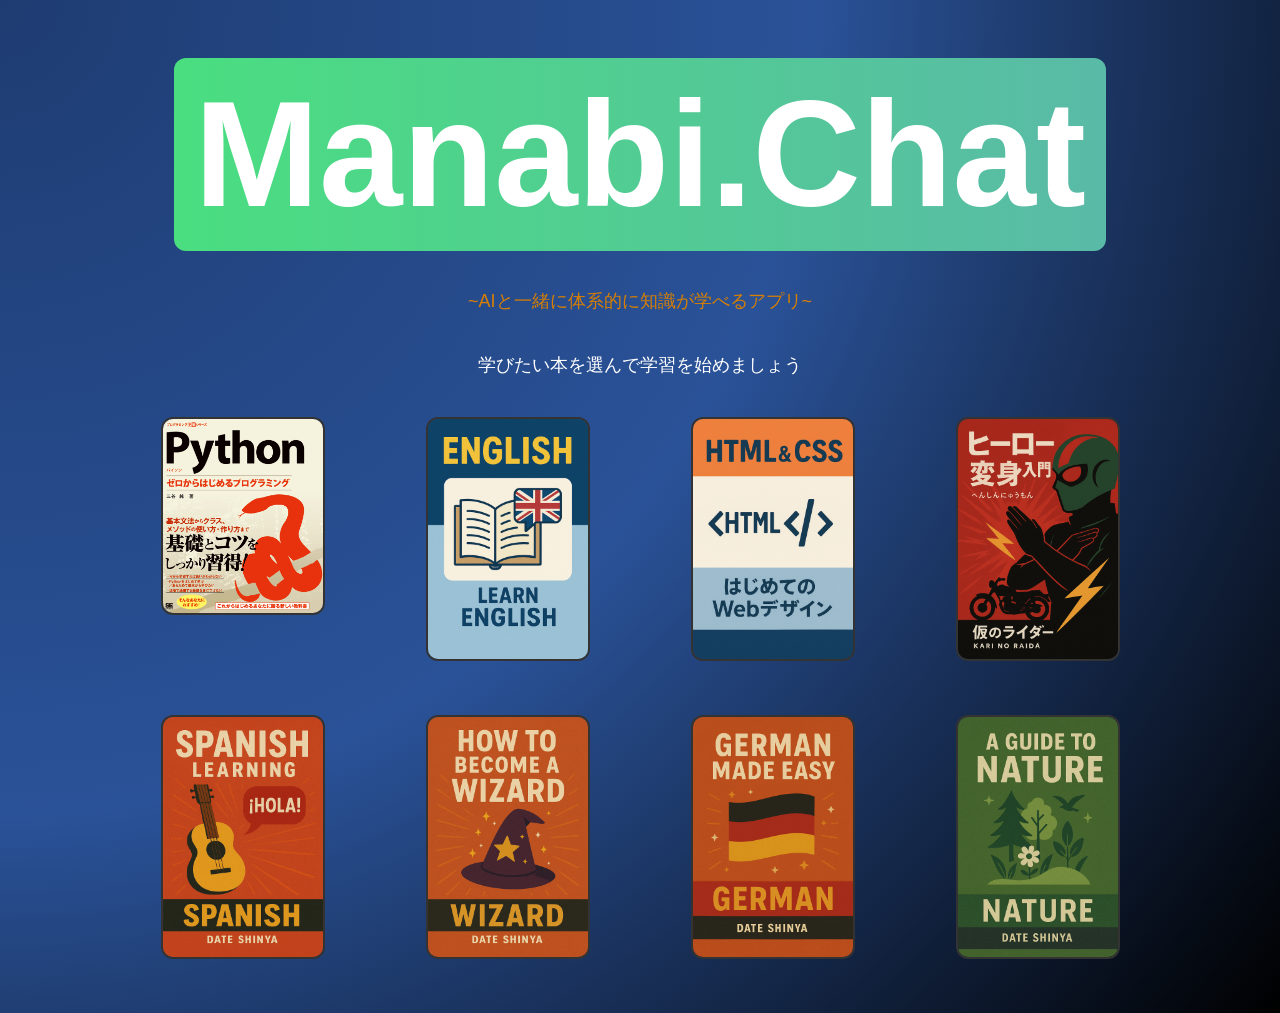
<file: frontend/index.html>
<!DOCTYPE html>
<html lang="ja">
<head>
  <meta charset="UTF-8">
  <title>スタートページ</title>
  <link rel="stylesheet" href="style.css">
</head>
<body class="start-page">
  <div class="container">
    <h1 class="logo">Manabi.Chat</h1>
    <p class="subtext">~AIと一緒に体系的に知識が学べるアプリ~</p>
    <p class="description">学びたい本を選んで学習を始めましょう</p>

    <div class="book-buttons">
      <a href="page.html"><img src="./image.png" alt="本1" class="book-button"></a>
      <a href="page.html"><img src="./ChatGPT Image 2025年9月20日 14_54_31.png" alt="本2" class="book-button"></a>
      <a href="page.html"><img src="./ChatGPT Image 2025年9月20日 14_54_42.png" alt="本3" class="book-button"></a>
      <a href="page.html"><img src="./ChatGPT Image 2025年9月20日 14_58_54.png" alt="本4" class="book-button"></a>
      <a href="page.html"><img src="./ChatGPT Image 2025年9月20日 15_36_05.png" alt="本5" class="book-button"></a>
      <a href="page.html"><img src="./ChatGPT Image 2025年9月20日 15_36_09.png" alt="本6" class="book-button"></a>
      <a href="page.html"><img src="./ChatGPT Image 2025年9月20日 15_36_14.png" alt="本7" class="book-button"></a>
      <a href="page.html"><img src="./ChatGPT Image 2025年9月20日 15_36_18.png" alt="本8" class="book-button"></a>
    </div>
  </div>
</body>
</html>
</file>
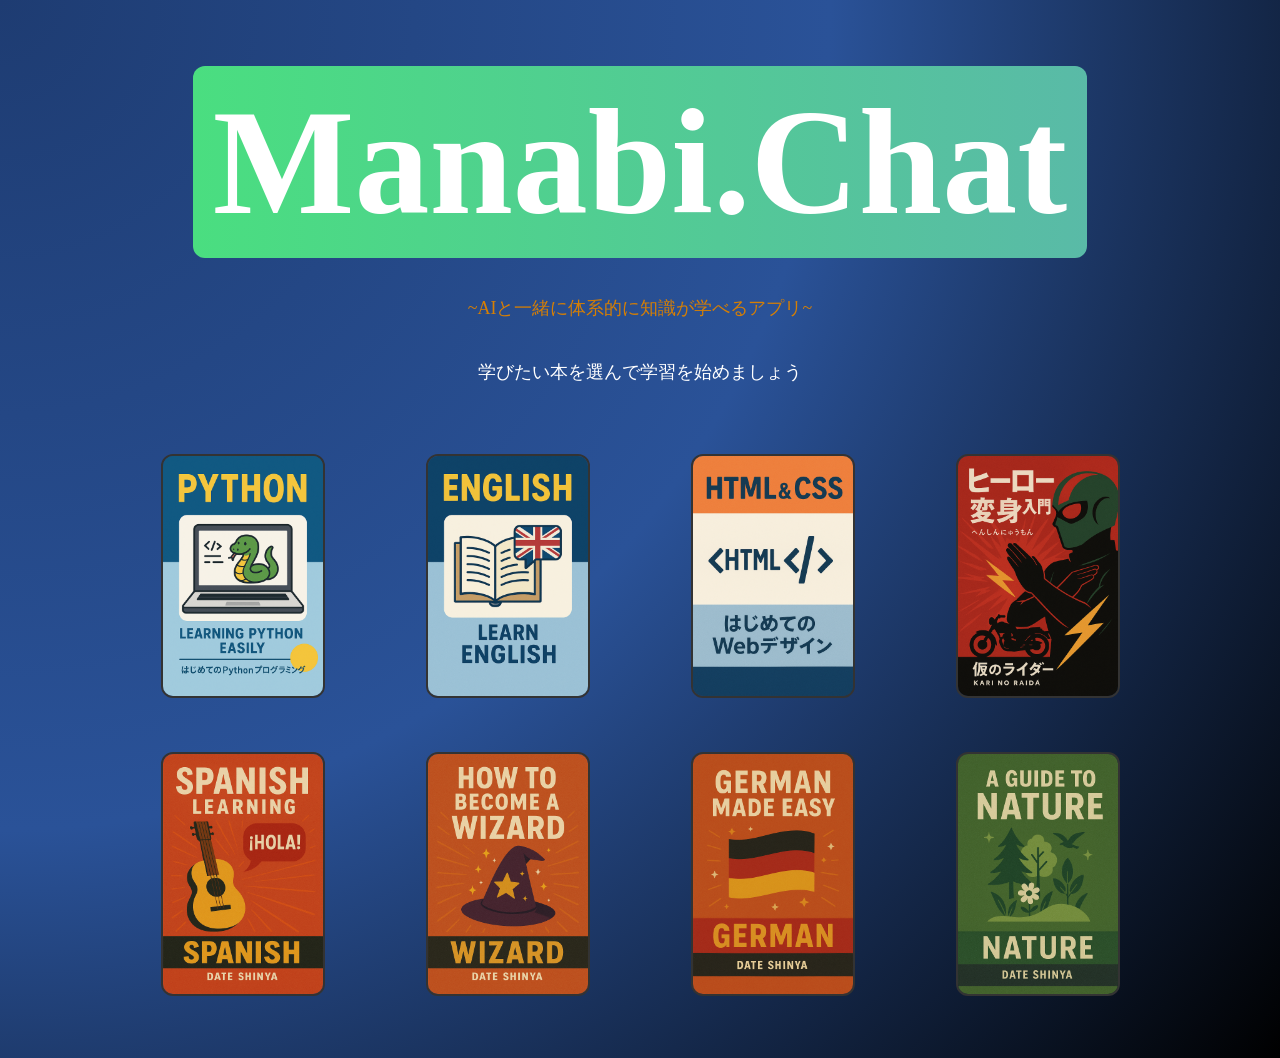
<file: No.2/index.html>
<!DOCTYPE html>
<html lang="ja">
<head>
  <meta charset="UTF-8">
  <title>スタートページ</title>
  <link rel="stylesheet" href="style.css">
</head>
<body class="start-page">
  <div class="container">
    <h1 class="logo">Manabi.Chat</h1>
    <p class="subtext">~AIと一緒に体系的に知識が学べるアプリ~</p>
    <p class="description">学びたい本を選んで学習を始めましょう</p>

    <!-- 画像ボタン 4つ＋4つ -->
    <div class="book-buttons">
      <a href="page2.html"><img src="./ChatGPT Image 2025年9月20日 14_35_41.png" alt="本1" class="book-button"></a>
      <a href="page2.html"><img src="./ChatGPT Image 2025年9月20日 14_54_31.png" alt="本2" class="book-button"></a>
      <a href="page2.html"><img src="./ChatGPT Image 2025年9月20日 14_54_42.png" alt="本3" class="book-button"></a>
      <a href="page2.html"><img src="./ChatGPT Image 2025年9月20日 14_58_54.png" alt="本4" class="book-button"></a>
      <a href="page2.html"><img src="./ChatGPT Image 2025年9月20日 15_36_05.png" alt="本5" class="book-button"></a>
      <a href="page2.html"><img src="./ChatGPT Image 2025年9月20日 15_36_09.png" alt="本6" class="book-button"></a>
      <a href="page2.html"><img src="./ChatGPT Image 2025年9月20日 15_36_14.png" alt="本7" class="book-button"></a>
      <a href="page2.html"><img src="./ChatGPT Image 2025年9月20日 15_36_18.png" alt="本8" class="book-button"></a>
    </div>
  </div>
</body>
</html>
</file>
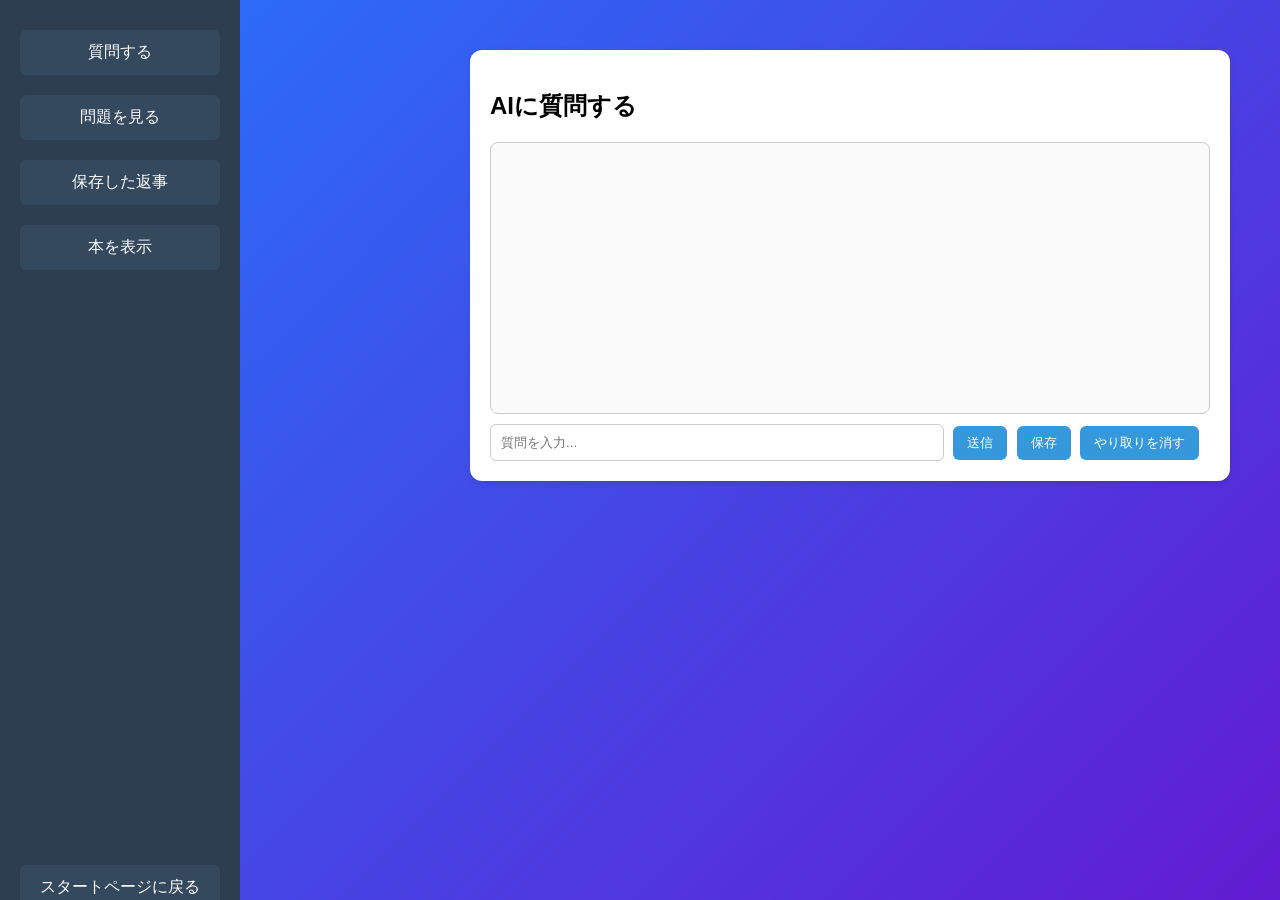
<file: No.2/page2.html>
<!DOCTYPE html>
<html lang="ja">
<head>
  <meta charset="UTF-8">
  <title>学習ページ</title>
  <link rel="stylesheet" href="style.css">
  <style>
    body {
      margin: 0;
      font-family: "Segoe UI", Arial, sans-serif;
      background: #f4f6f9;
      display: flex;
    }

    /* サイドバー */
    .sidebar {
      width: 200px;
      height: 100vh;
      background: #2c3e50;
      display: flex;
      flex-direction: column;
      justify-content: space-between;
      padding: 20px;
      color: white;
      position: fixed;
      left: 0;
      top: 0;
    }
    .sidebar button, .back-button {
      margin: 10px 0;
      padding: 12px;
      border: none;
      border-radius: 6px;
      background: #34495e;
      color: white;
      cursor: pointer;
      transition: background 0.2s;
    }
    .sidebar button:hover, .back-button:hover {
      background: #1abc9c;
    }

    /* メイン＋本エリア */
    .content-area {
      margin-left: 220px;
      display: flex;
      gap: 20px;
      padding: 20px;
      width: calc(100% - 220px);
    }

    .main-content {
      flex: 2;
    }
    .book-content {
      flex: 1;
      background: white;
      padding: 20px;
      border-radius: 12px;
      box-shadow: 0 2px 6px rgba(0,0,0,0.1);
      overflow-y: auto;
      max-height: 90vh;
      display: none; /* 最初は非表示 */
      position: relative;
    }

    .book-content h2 {
      margin-top: 0;
    }

    .close-btn {
      position: absolute;
      top: 10px;
      right: 10px;
      border: none;
      background: #e74c3c;
      color: white;
      border-radius: 6px;
      padding: 6px 10px;
      cursor: pointer;
      font-size: 14px;
    }
    .close-btn:hover {
      background: #c0392b;
    }

    .section {
      background: white;
      padding: 20px;
      border-radius: 12px;
      box-shadow: 0 2px 6px rgba(0,0,0,0.1);
      margin-bottom: 20px;
    }

    /* チャットボックス */
    #chat-box {
      border: 1px solid #ccc;
      border-radius: 8px;
      padding: 10px;
      height: 250px;
      overflow-y: auto;
      margin-bottom: 10px;
      background: #fafafa;
    }

    /* 入力欄 */
    #user-input {
      width: 60%;
      padding: 10px;
      border: 1px solid #ccc;
      border-radius: 6px;
    }
    .send-btn, .save-btn, .clear-btn {
      padding: 8px 14px;
      border: none;
      border-radius: 6px;
      background: #3498db;
      color: white;
      cursor: pointer;
      transition: background 0.2s;
      margin-left: 5px;
    }
    .send-btn:hover, .save-btn:hover, .clear-btn:hover {
      background: #2980b9;
    }

    /* 保存履歴 */
    #saved-answers {
      list-style: none;
      padding: 0;
    }
    #saved-answers li {
      background: #ecf0f1;
      margin: 5px 0;
      padding: 8px;
      border-radius: 6px;
      display: flex;
      justify-content: space-between;
      align-items: center;
    }
    .delete-btn {
      border: none;
      background: #e74c3c;
      color: white;
      border-radius: 6px;
      padding: 4px 8px;
      cursor: pointer;
    }
    .delete-btn:hover {
      background: #c0392b;
    }
  </style>
</head>
<body class="page2">
  <!-- サイドバー -->
  <div class="sidebar">
    <div class="sidebar-buttons">
      <button onclick="showSection('chat')">質問する</button>
      <button onclick="showSection('quiz')">問題を見る</button>
      <button onclick="showSection('history')">保存した返事</button>
      <button onclick="toggleBook()">本を表示</button>
    </div>
    <a href="index.html" class="back-button">スタートページに戻る</a>
  </div>

  <!-- メイン＋本エリア -->
  <div class="content-area">
    <!-- メインエリア -->
    <div class="main-content">
      <!-- ChatGPTセクション -->
      <div id="chat" class="section">
        <h2>AIに質問する</h2>
        <div id="chat-box"></div>
        <input type="text" id="user-input" placeholder="質問を入力...">
        <button class="send-btn" onclick="sendMessage()">送信</button>
        <button class="save-btn" onclick="saveLastAnswer()">保存</button>
        <button class="clear-btn" onclick="clearChat()">やり取りを消す</button>
      </div>

      <!-- 問題セクション -->
      <div id="quiz" class="section" style="display:none;">
        <h2>問題がここに表示されます</h2>
        <p>ここに練習問題を載せることができます。</p>
      </div>

      <!-- 保存履歴セクション -->
      <div id="history" class="section" style="display:none;">
        <h2>保存した返事</h2>
        <button class="clear-btn" onclick="clearAll()">全消去</button>
        <ul id="saved-answers"></ul>
      </div>
    </div>

    <!-- 本の内容（表示/非表示切替） -->
    <div id="book" class="book-content">
      <button class="close-btn" onclick="toggleBook()">閉じる</button>
      <h2>本の内容</h2>
      <p>
        これはサンプルの本のテキストです。<br><br>
        「学ぶことは未来をつくる第一歩です。AIと一緒に本を読み解き、理解を深めましょう。」<br><br>
      </p>
    </div>
  </div>

  <script>
    let lastAnswer = ""; // AIの直近の返答を保持
    let savedAnswers = JSON.parse(localStorage.getItem("savedAnswers")) || [];

    // セクション切替
    function showSection(id) {
      document.querySelectorAll('.main-content .section').forEach(sec => sec.style.display = 'none');
      document.getElementById(id).style.display = 'block';

      if (id === "history") {
        renderSavedAnswers();
      }
    }

    // 本の表示/非表示切替
    function toggleBook() {
      const book = document.getElementById("book");
      book.style.display = (book.style.display === "none" || book.style.display === "") ? "block" : "none";
    }

    // ChatGPT API 呼び出し（今はダミー）
    async function sendMessage() {
      const input = document.getElementById("user-input");
      const message = input.value;
      if (!message) return;

      const chatBox = document.getElementById("chat-box");
      chatBox.innerHTML += `<p><b>あなた:</b> ${message}</p>`;
      input.value = "";

      // ダミー返信
      lastAnswer = "これはサンプルの返信です。保存ボタンを押すと履歴に残ります。";
      chatBox.innerHTML += `<p><b>AI:</b> ${lastAnswer}</p>`;
      chatBox.scrollTop = chatBox.scrollHeight;
    }

    // チャット履歴を消す
    function clearChat() {
      if (confirm("チャットのやり取りをすべて消去しますか？")) {
        document.getElementById("chat-box").innerHTML = "";
        lastAnswer = "";
      }
    }

    // 返答を保存
    function saveLastAnswer() {
      if (!lastAnswer) return alert("保存する返答がありません。");
      savedAnswers.push(lastAnswer);
      localStorage.setItem("savedAnswers", JSON.stringify(savedAnswers));
      alert("返答を保存しました！");
    }

    // 保存した返答を表示
    function renderSavedAnswers() {
      const list = document.getElementById("saved-answers");
      list.innerHTML = "";
      savedAnswers.forEach((ans, index) => {
        const li = document.createElement("li");
        li.innerHTML = (index + 1) + ". " + ans +
          ` <button class="delete-btn" onclick="deleteAnswer(${index})">削除</button>`;
        list.appendChild(li);
      });
    }

    // 個別削除
    function deleteAnswer(index) {
      savedAnswers.splice(index, 1);
      localStorage.setItem("savedAnswers", JSON.stringify(savedAnswers));
      renderSavedAnswers();
    }

    // 全削除
    function clearAll() {
      if (confirm("保存した返答をすべて消去しますか？")) {
        savedAnswers = [];
        localStorage.removeItem("savedAnswers");
        renderSavedAnswers();
      }
    }
  </script>
</body>
</html>
</file>
<file: frontend/style.css>
/* --- 全体・スタートページ (index.html) --- */
body {
    margin: 0;
    font-family: "Segoe UI", Arial, sans-serif;
  }
  
  body.start-page {
    background: radial-gradient(circle at top left, #1e3c72, #2a5298, #000);
    background-size: cover;
    background-position: center;
    background-repeat: no-repeat;
    text-align: center;
    padding: 50px;
    color: white;
  }  
  
  .logo {
    font-size: 150px;
    margin-bottom: 20px;
    margin-top: 8px;
    display: inline-block;
    padding: 10px 20px;
    background: linear-gradient(270deg, #ff6ec4, #7873f5, #4ade80);
    background-size: 600% 600%;
    border-radius: 12px;
    color: white;
    animation: glow 5s ease infinite;
  }
  
  @keyframes glow {
    0% { background-position: 0% 50%; }
    50% { background-position: 100% 50%; }
    100% { background-position: 0% 50%; }
  }
  
  .subtext {
    font-size: 18px;
    color: #d67f04;
    margin-bottom: 0px;
  }
  
  .description {
    font-size: 18px;
    margin-bottom: 40px;
    margin-top: 40px;
  }
  
  .book-buttons {
    display: grid;
    grid-template-columns: repeat(4, 1fr);
    gap: 50px 60px;
    max-width: 1000px;
    margin: 0 auto;
  }
  
  .book-button {
    width: 160px;
    cursor: pointer;
    border: 2px solid #333;
    border-radius: 12px;
    transition: transform 0.2s;
    justify-self: center;
  }
  
  .book-button:hover {
    transform: scale(1.08);
  }
  
  
  /* --- 学習ページ (page.html) --- */
  
  body.page2 {
    background: #f4f6f9;
    display: flex;
  }
  
  /* サイドバー */
  .sidebar {
    width: 200px;
    height: 100vh;
    background: #2c3e50;
    display: flex;
    flex-direction: column;
    justify-content: space-between;
    padding: 20px;
    color: white;
    position: fixed;
    left: 0;
    top: 0;
    box-sizing: border-box;
  }
  
  .sidebar button, .back-button {
    margin: 10px 0;
    padding: 12px;
    border: none;
    border-radius: 6px;
    background: #34495e;
    color: white;
    cursor: pointer;
    transition: background 0.2s;
    text-decoration: none;
    text-align: center;
    display: block;
    width: 100%;
    box-sizing: border-box;
    font-size: 16px;
  }
  
  .sidebar button:hover, .back-button:hover {
    background: #1abc9c;
  }
  
  .back-button {
    margin-top: auto;
  }
  
  
  /* メイン＋テキストエリア */
  .content-area {
    margin-left: 220px;
    display: flex;
    gap: 20px;
    padding: 20px;
    width: calc(100% - 220px);
    box-sizing: border-box;
  }
  
  .main-content {
    flex: 2;
  }
  
  .book-content {
    flex: 1;
    background: white;
    padding: 20px;
    border-radius: 12px;
    box-shadow: 0 2px 6px rgba(0,0,0,0.1);
    overflow-y: auto;
    max-height: 90vh;
    display: none;
    position: relative;
  }
  
  .close-btn {
    position: absolute;
    top: 10px;
    right: 10px;
    border: none;
    background: #e74c3c;
    color: white;
    border-radius: 6px;
    padding: 6px 10px;
    cursor: pointer;
    font-size: 14px;
  }
  .close-btn:hover {
    background: #c0392b;
  }
  
  .section {
    background: white;
    padding: 20px;
    border-radius: 12px;
    box-shadow: 0 2px 6px rgba(0,0,0,0.1);
    margin-bottom: 20px;
  }
  .section h2 {
    margin-top: 0;
  }
  
  /* チャットボックス */
  #chat-box {
    border: 1px solid #ccc;
    border-radius: 8px;
    padding: 10px;
    height: 450px;
    overflow-y: auto;
    margin-bottom: 10px;
    background: #fafafa;
    text-align: center;
  }
  #start-btn {
    background-color: #28a745;
    padding: 12px 24px;
    font-size: 18px;
    margin-top: 185px;
  }
  #start-btn:hover {
      background-color: #218838;
  }
  
  /* 入力欄 */
  #user-input {
    width: 60%;
    padding: 10px;
    border: 1px solid #ccc;
    border-radius: 6px;
    box-sizing: border-box;
  }
  .send-btn, .save-btn {
    padding: 8px 14px;
    border: none;
    border-radius: 6px;
    background: #3498db;
    color: white;
    cursor: pointer;
    transition: background 0.2s;
    margin-left: 5px;
  }
  .send-btn:hover, .save-btn:hover {
    background: #2980b9;
  }
  
  /* チャット吹き出し */
  .message-container {
    display: flex;
    margin: 10px 0;
    width: 100%;
  }
  .ai-message-container {
    justify-content: flex-start;
  }
  .user-message-container {
    justify-content: flex-end;
  }
  .message-bubble {
    max-width: 75%;
    padding: 10px 15px;
    border-radius: 20px;
    word-wrap: break-word;
    line-height: 1.5;
  }
  .message-bubble p:first-child { margin-top: 0; }
  .message-bubble p:last-child { margin-bottom: 0; }
  
  .ai-message-container .message-bubble {
    background-color: #e9e9eb;
    color: #000;
    border-top-left-radius: 5px;
    position: relative;
  }
  .user-message-container .message-bubble {
    background-color: #0b93f6;
    color: white;
    border-top-right-radius: 5px;
  }
  
  /* 学習ノート */
  #saved-answers {
    list-style: none;
    padding: 0;
  }
  #saved-answers li {
    background: #ecf0f1;
    margin: 5px 0;
    padding: 12px;
    border-radius: 6px;
    display: flex;
    justify-content: space-between;
    align-items: center;
  }
  .delete-btn {
    border: none;
    background: #e74c3c;
    color: white;
    border-radius: 6px;
    padding: 4px 8px;
    cursor: pointer;
    flex-shrink: 0; 
    margin-left: 10px;
  }
  .delete-btn:hover {
    background: #c0392b;
  }
  .clear-btn {
    border: none;
    background: #e74c3c;
    color: white;
    border-radius: 6px;
    padding: 6px 10px;
    cursor: pointer;
    font-size: 14px;
    margin-bottom: 10px;
    display: block;
    margin-left: auto;
  }
  .clear-btn:hover {
    background: #c0392b;
  }
  
  /* ▼▼▼【ここを修正】保存ボタンの色を透明な青に変更 ▼▼▼ */
  .save-to-note-btn {
    position: absolute;
    bottom: 8px;
    right: 10px;
    height: fit-content;  /* ★★★ この一行を追加 ★★★ */
    padding: 1px 5px;
    font-size: 9px;
    background-color: rgba(52, 152, 219, 0.5)!important; /* 透明な青色に変更 */
    color: black!important;
    border: none;
    border-radius: 8px;
    cursor: pointer;
    opacity: 0;
    visibility: hidden;
    transition: opacity 0.2s, visibility 0.2s;
  }
  .ai-message-container .message-bubble:hover .save-to-note-btn {
    opacity: 1;
    visibility: visible;
  }
</file>
<file: No.2/style.css>
body.page2 {
  background: linear-gradient(-45deg, #23a6d5, #23d5ab, #6a11cb, #2575fc);
  background-size: 400% 400%;
  animation: waveBackground 15s ease infinite;
}

@keyframes waveBackground {
  0%   { background-position: 0% 50%; }
  50%  { background-position: 100% 50%; }
  100% { background-position: 0% 50%; }
}


/* スタートページ */
body.start-page {
  background: radial-gradient(circle at top left, #1e3c72, #2a5298, #000);
  background-size: cover;
  background-position: center;
  background-repeat: no-repeat;
  text-align: center;
  padding: 50px;
}  

.subtext {
  font-size: 18px;
  color: #d67f04;
  margin-bottom: 0px;
}



.logo {
  font-size: 150px;
  margin-bottom: 20px;
  margin-top: 8px;;
  display: inline-block;
  padding: 10px 20px;
  background: linear-gradient(270deg, #ff6ec4, #7873f5, #4ade80);
  background-size: 600% 600%;
  border-radius: 12px;
  color: white;
  animation: glow 5s ease infinite;
}

@keyframes glow {
  0% { background-position: 0% 50%; }
  50% { background-position: 100% 50%; }
  100% { background-position: 0% 50%; }
}

.description {
  font-size: 18px;
  margin-bottom: 40px;
  margin-top: 40px;
  color: white;
}

.book-button {
  width: 200px;   /* 画像の大きさを調整 */
  cursor: pointer;
  border: 2px solid #333;
  border-radius: 0;
  display: black;
  transition: transform 0.2s;
}

.book-button:hover {
  transform: scale(1.05);
}

/* 2ページ目 */
.sidebar {
  position: fixed;
  top: 0;
  left: 0;
  width: 180px;
  height: 100vh;
  background: #333;
  display: flex;
  flex-direction: column;
  padding: 20px;
}

.sidebar button {
  margin: 10px 0;
  padding: 12px;
  font-size: 16px;
  cursor: pointer;
  border: none;
  border-radius: 8px;
  background: #555;
  color: white;
  transition: background 0.2s;
}

.sidebar button:hover {
  background: #777;
}

.main-content {
  margin-left: 200px;
  padding: 30px;
}

/* フッター（戻るボタン用コンテナ） */
.footer {
  position: fixed;
  bottom: 10px;
  left: 0;
  width: 100%;
  text-align: center;
}

/* 戻るボタン */
.back-button {
  display: block;
  margin-bottom: 60px;
  margin-top: 20px;
  padding: 12px;
  text-align: center;
  text-decoration: none;
  background: #444;
  color: white;
  border-radius: 8px;
  transition: background 0.2s;
}

.back-button:hover {
  background: #666;
}

/* サイドバー */
.sidebar {
  position: fixed;
  top: 0;
  left: 0;
  width: 180px;
  height: 100vh;
  background: #333;
  display: flex;
  flex-direction: column;
  justify-content: space-between;  /* 上と下に分ける */
  padding: 20px;
}

/* サイドバーのボタン部分 */
.sidebar-buttons {
  flex-grow: 1;  
  display: flex;
  flex-direction: column;
}

.sidebar button {
  margin: 10px 0;
  padding: 12px;
  font-size: 16px;
  cursor: pointer;
  border: none;
  border-radius: 8px;
  background: #555;
  color: white;
  transition: background 0.2s;
}

.back-button {
  margin-top: auto;   /* ボタンを下寄せ */
  margin-bottom: 80px; /* ← 下からの余白を調整して「少し上」に */
}

.sidebar button:hover {
  background: #777;
}


.back-button:hover {
  background: #666;
}

/* メインエリア */
.main-content {
  margin-left: 200px;
  padding: 30px;
}




.description {
  font-size: 18px;
  margin-bottom: 70px;
}

/* 画像ボタンのコンテナ（4列×2行） */
.book-buttons {
  display: grid;
  grid-template-columns: repeat(4, 1fr); /* 必ず4列 */
  gap: 50px 60px;                        /* 行50px / 列60pxの間隔 */
  max-width: 1000px;                     /* コンテナ幅を制限 */
  margin: 0 auto;                        /* 中央寄せ */
}

/* 画像ボタン */
.book-button {
  width: 160px;            /* PC向けに少し大きめ */
  cursor: pointer;
  border: 2px solid #333;  /* 黒ふち */
  border-radius: 12px;     /* 角丸 */
  transition: transform 0.2s;
  justify-self: center;    /* 各セル中央に配置 */
}

.book-button:hover {
  transform: scale(1.08);
}
</file>
